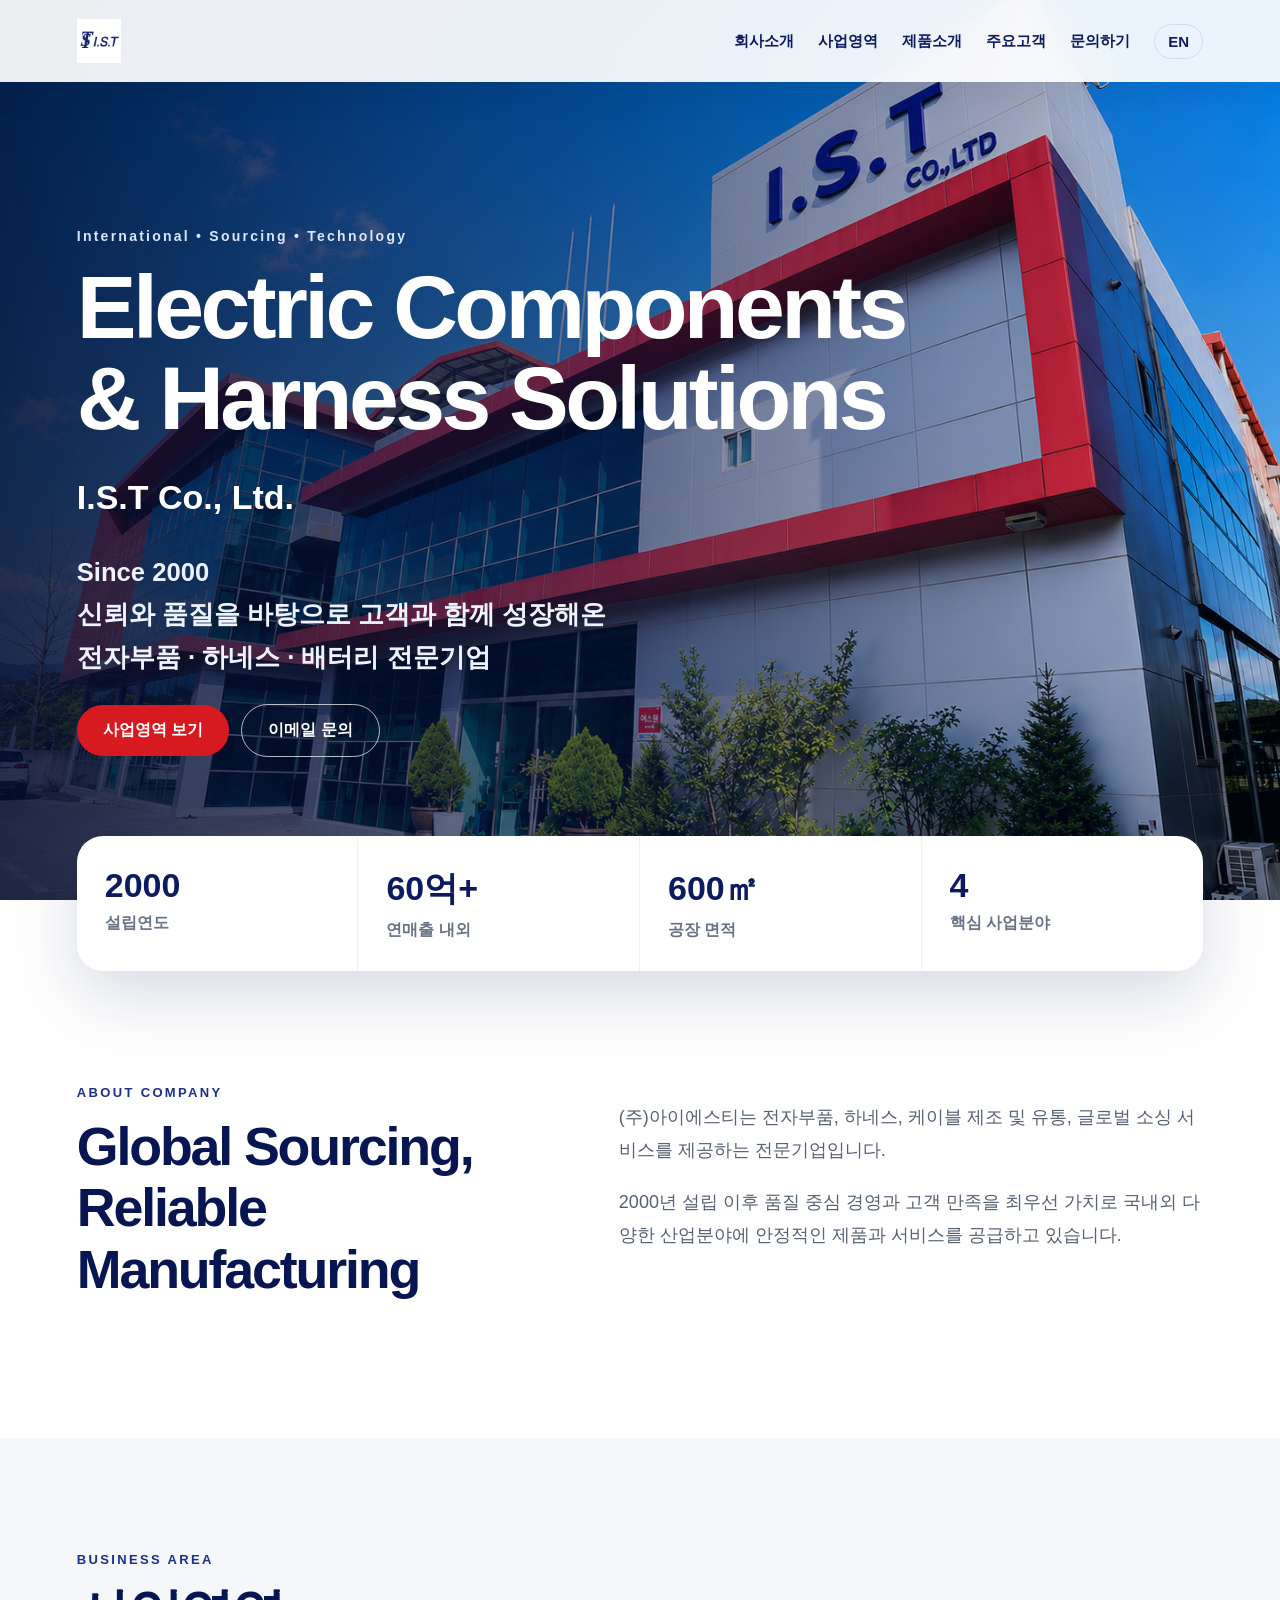
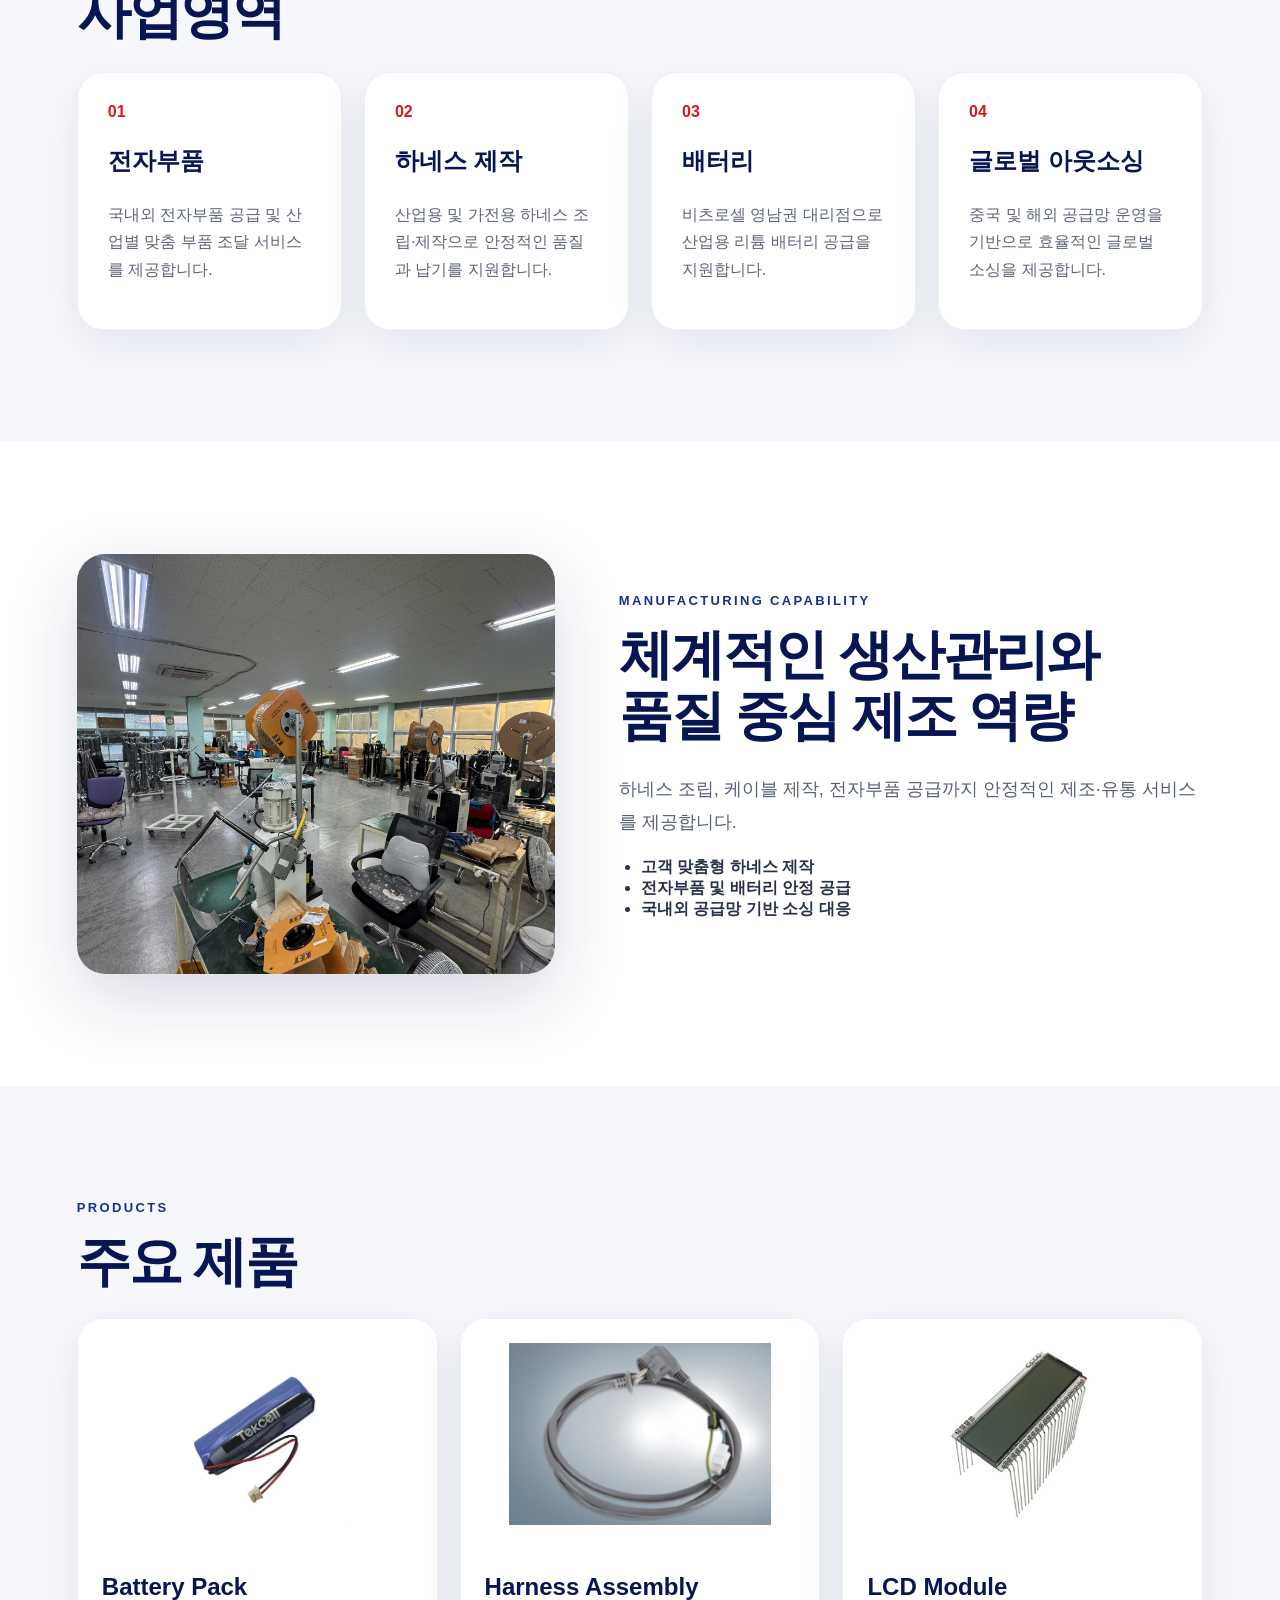
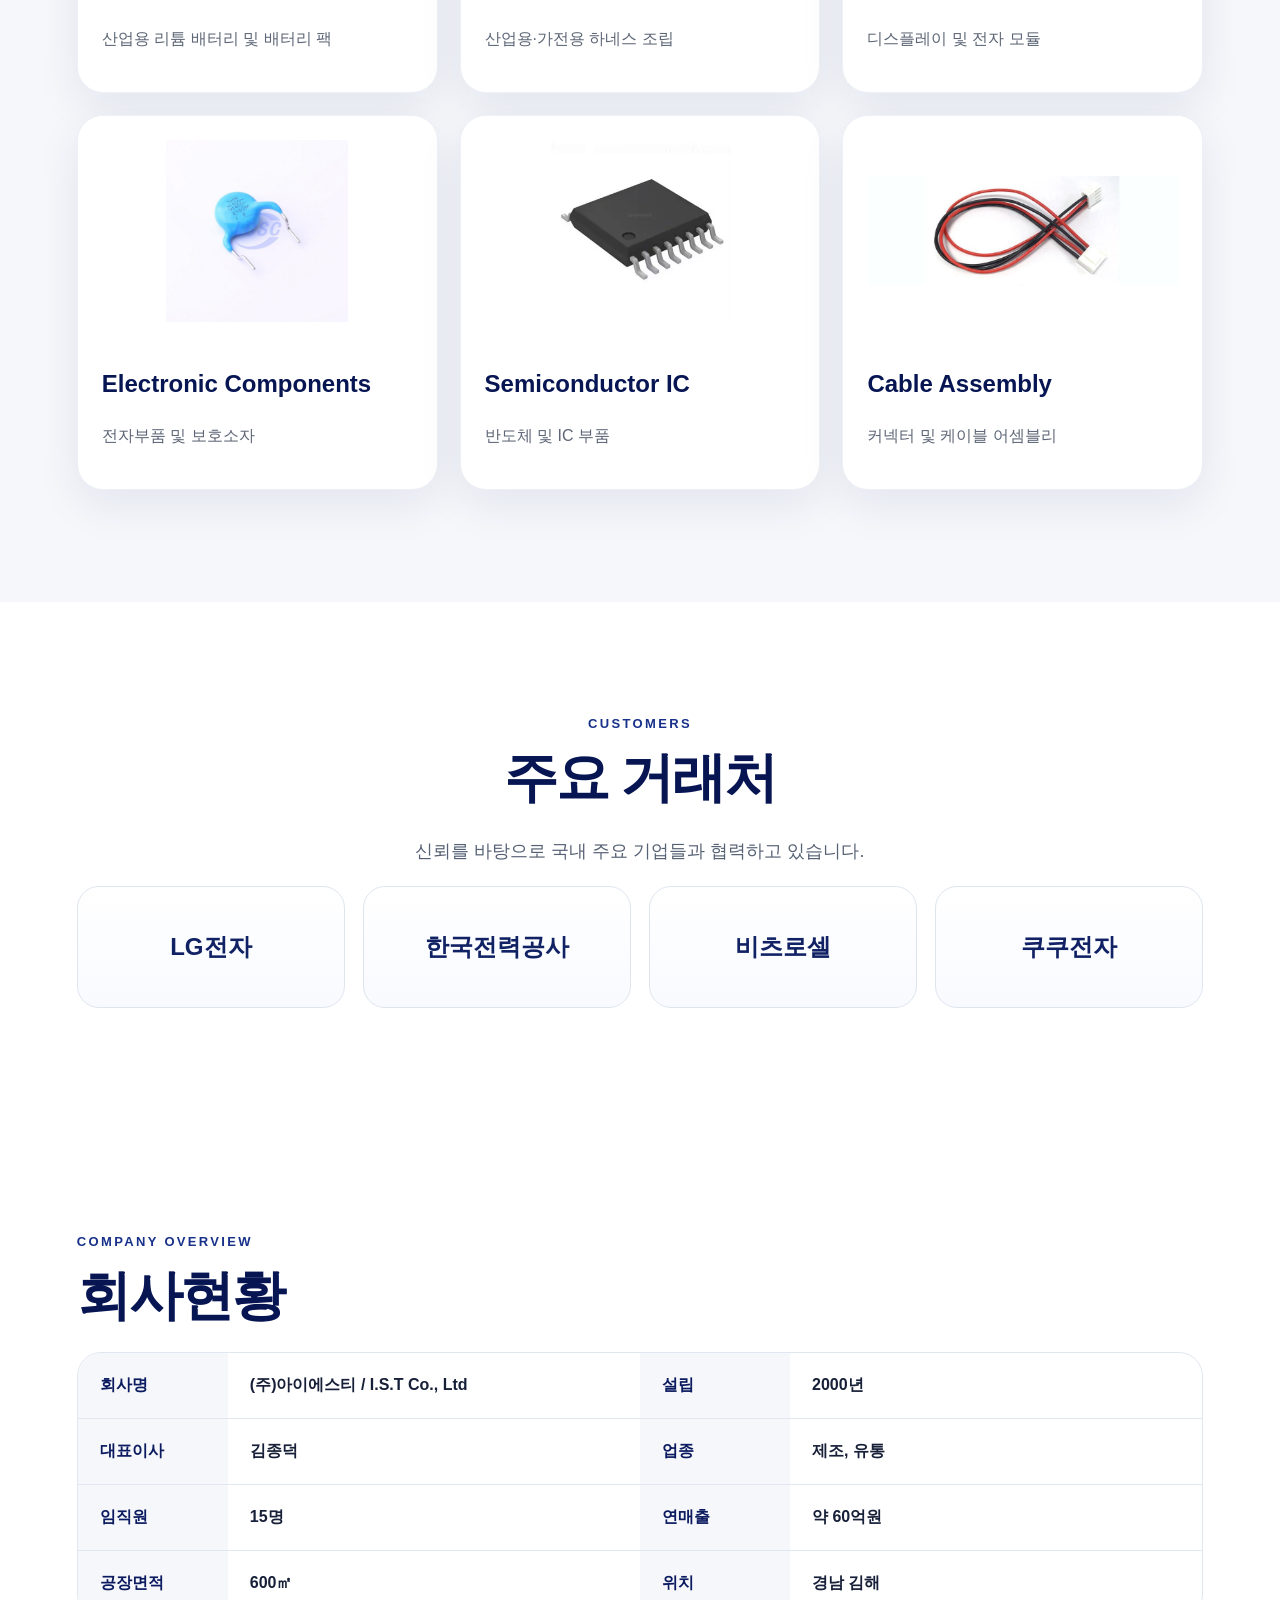
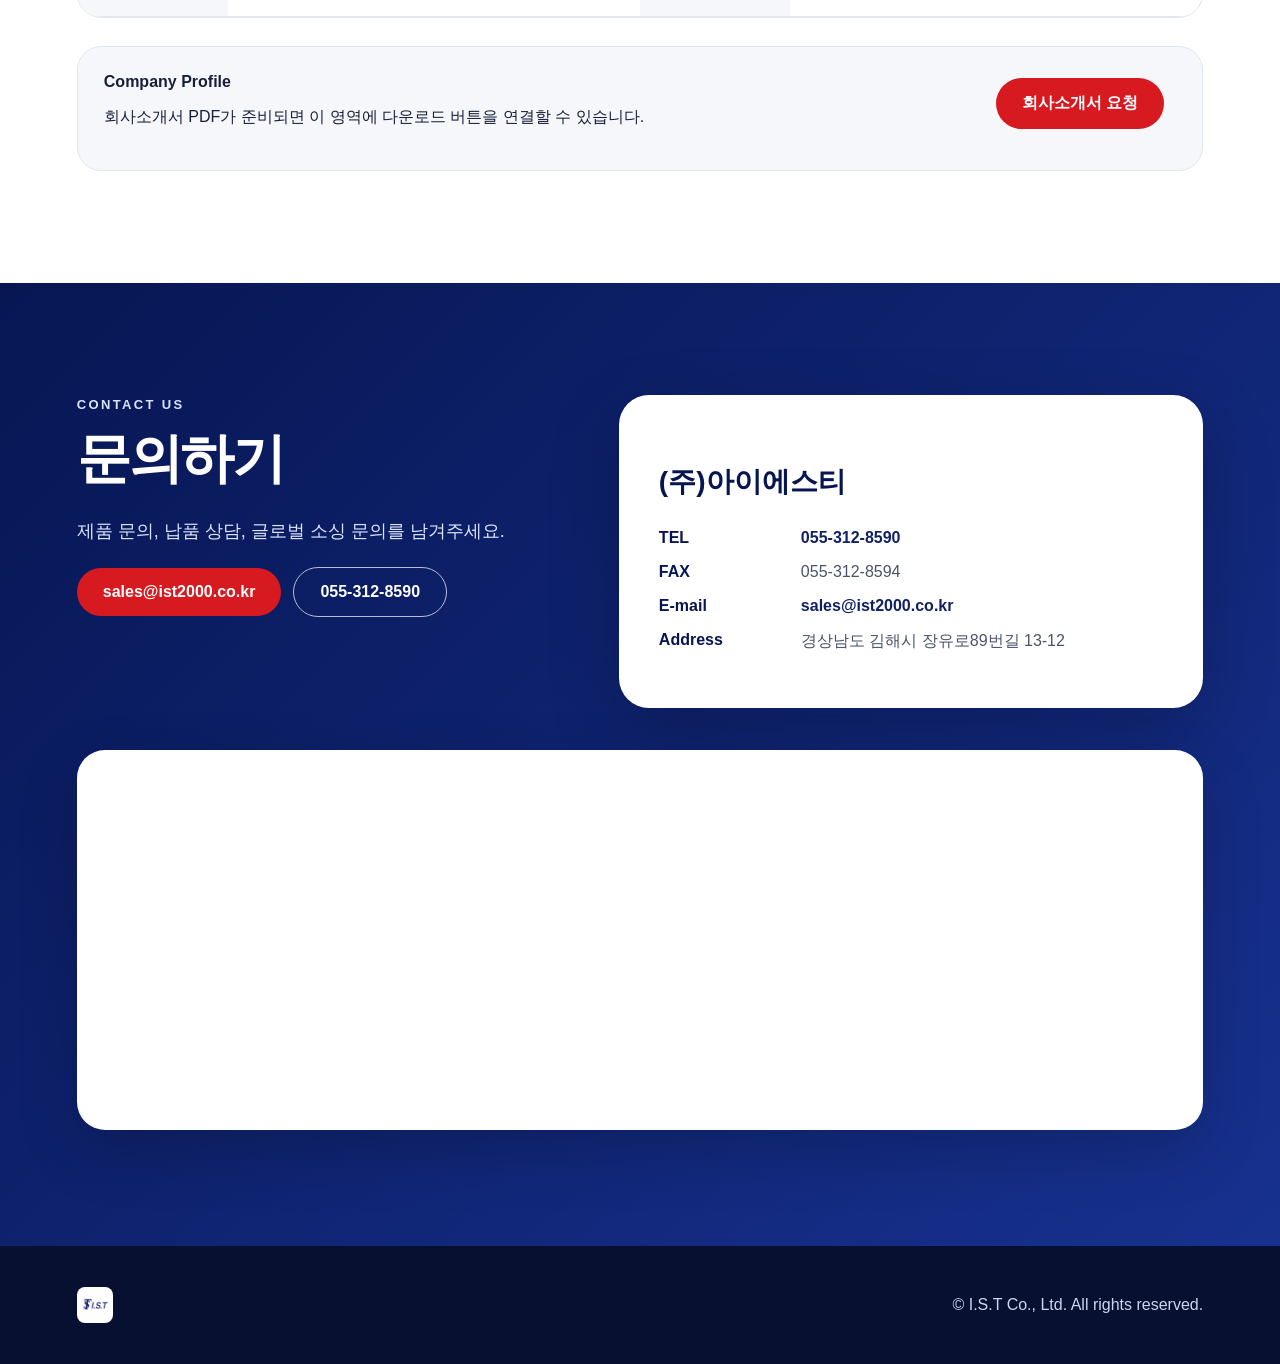
<file: index.html>
<!doctype html>
<html lang="ko">
<head>
<meta charset="utf-8"><meta name="viewport" content="width=device-width, initial-scale=1">
<meta name="naver-site-verification" content="14125d6d93255fd22a8f85306d0d43a332eb3e87">
<!-- Google Search Console verification: add the google-site-verification meta tag here after Google issues it. -->
<title>(주)아이에스티 | 전자부품 · 하네스 · 배터리 전문기업</title>
<meta name="description" content="(주)아이에스티는 김해 소재 전자부품, 하네스, 배터리, 글로벌 아웃소싱 전문 제조·유통 기업입니다. 2000년 설립 이후 품질과 신뢰를 바탕으로 국내외 산업분야에 안정적인 제품을 공급합니다.">
<meta name="keywords" content="아이에스티, I.S.T, 전자부품, 하네스, 배터리, 글로벌 아웃소싱, 김해 하네스, 전자부품 공급업체, 비츠로셀 영남권 대리점">
<meta name="author" content="I.S.T Co., Ltd">
<meta name="robots" content="index, follow">
<link rel="canonical" href="https://www.ist2000.co.kr/">
<link rel="alternate" hreflang="ko" href="https://www.ist2000.co.kr/">
<link rel="alternate" hreflang="en" href="https://www.ist2000.co.kr/en.html">
<meta property="og:type" content="website">
<meta property="og:title" content="(주)아이에스티 | 전자부품 · 하네스 · 배터리 전문기업">
<meta property="og:description" content="Global Sourcing, Reliable Manufacturing. 전자부품, 하네스, 배터리 전문 제조·유통 기업.">
<meta property="og:url" content="https://www.ist2000.co.kr/">
<meta property="og:image" content="https://www.ist2000.co.kr/assets/hero-building.png">
<link rel="stylesheet" href="style.css">
<script type="application/ld+json">
{
  "@context": "https://schema.org",
  "@type": "Organization",
  "name": "I.S.T Co., Ltd.",
  "alternateName": "(주)아이에스티",
  "url": "https://www.ist2000.co.kr/",
  "logo": "https://www.ist2000.co.kr/assets/logo.png",
  "email": "sales@ist2000.co.kr",
  "telephone": "+82-55-312-8590",
  "faxNumber": "+82-55-312-8594",
  "address": {
    "@type": "PostalAddress",
    "streetAddress": "13-12, Jangyu-ro 89beon-gil",
    "addressLocality": "Gimhae-si",
    "addressRegion": "Gyeongsangnam-do",
    "addressCountry": "KR"
  },
  "foundingDate": "2000",
  "description": "Electronic components, harness assembly, battery solutions and global outsourcing company based in Gimhae, Korea."
}
</script>
</head><body>
<header class="site-header">
<a class="brand" href="#home"><img src="assets/logo.png" alt="I.S.T 아이에스티 로고"></a>
<button class="nav-toggle" onclick="document.body.classList.toggle('nav-open')">☰</button>
<nav><a href="#about">회사소개</a><a href="#business">사업영역</a><a href="#products">제품소개</a><a href="#customers">주요고객</a><a href="#contact">문의하기</a><a class="lang" href="en.html">EN</a></nav>
</header>
<main id="home">
<section class="hero"><div class="hero-bg"></div><div class="hero-overlay"></div><div class="hero-content">
<p class="eyebrow">International • Sourcing • Technology</p><h1>Electric Components<br>& Harness Solutions</h1><p class="hero-company">I.S.T Co., Ltd.</p>
<p class="hero-desc">Since 2000<br>신뢰와 품질을 바탕으로 고객과 함께 성장해온<br>전자부품 · 하네스 · 배터리 전문기업</p>
<a class="btn primary" href="#business">사업영역 보기</a><a class="btn ghost" href="mailto:sales@ist2000.co.kr?subject=I.S.T%20제품%20문의">이메일 문의</a>
</div></section>
<section class="intro-bar"><div><b>2000</b><span>설립연도</span></div><div><b>60억+</b><span>연매출 내외</span></div><div><b>600㎡</b><span>공장 면적</span></div><div><b>4</b><span>핵심 사업분야</span></div></section>
<section id="about" class="section"><div class="container grid-2"><div><span class="kicker">ABOUT COMPANY</span><h2>Global Sourcing,<br>Reliable Manufacturing</h2></div><div class="text"><p>(주)아이에스티는 전자부품, 하네스, 케이블 제조 및 유통, 글로벌 소싱 서비스를 제공하는 전문기업입니다.</p><p>2000년 설립 이후 품질 중심 경영과 고객 만족을 최우선 가치로 국내외 다양한 산업분야에 안정적인 제품과 서비스를 공급하고 있습니다.</p></div></div></section>
<section id="business" class="section gray"><div class="container"><span class="kicker">BUSINESS AREA</span><h2>사업영역</h2><div class="cards">
<article><em>01</em><h3>전자부품</h3><p>국내외 전자부품 공급 및 산업별 맞춤 부품 조달 서비스를 제공합니다.</p></article>
<article><em>02</em><h3>하네스 제작</h3><p>산업용 및 가전용 하네스 조립·제작으로 안정적인 품질과 납기를 지원합니다.</p></article>
<article><em>03</em><h3>배터리</h3><p>비츠로셀 영남권 대리점으로 산업용 리튬 배터리 공급을 지원합니다.</p></article>
<article><em>04</em><h3>글로벌 아웃소싱</h3><p>중국 및 해외 공급망 운영을 기반으로 효율적인 글로벌 소싱을 제공합니다.</p></article>
</div></div></section>
<section class="section"><div class="container grid-2 align"><div class="image-card"><img src="assets/factory.jpg" alt="아이에스티 하네스 생산현장"></div><div><span class="kicker">MANUFACTURING CAPABILITY</span><h2>체계적인 생산관리와<br>품질 중심 제조 역량</h2><p class="lead">하네스 조립, 케이블 제작, 전자부품 공급까지 안정적인 제조·유통 서비스를 제공합니다.</p><ul><li>고객 맞춤형 하네스 제작</li><li>전자부품 및 배터리 안정 공급</li><li>국내외 공급망 기반 소싱 대응</li></ul></div></div></section>
<section id="products" class="section gray"><div class="container"><span class="kicker">PRODUCTS</span><h2>주요 제품</h2><div class="products">
<article><img src="assets/product-battery.png" alt="산업용 리튬 배터리 팩"><h3>Battery Pack</h3><p>산업용 리튬 배터리 및 배터리 팩</p></article>
<article><img src="assets/product-harness.png" alt="산업용 하네스 조립품"><h3>Harness Assembly</h3><p>산업용·가전용 하네스 조립</p></article>
<article><img src="assets/product-lcd.png" alt="LCD 디스플레이 전자 모듈"><h3>LCD Module</h3><p>디스플레이 및 전자 모듈</p></article>
<article><img src="assets/product-varistor.png" alt="전자부품 및 보호소자"><h3>Electronic Components</h3><p>전자부품 및 보호소자</p></article>
<article><img src="assets/product-ic.png" alt="반도체 IC 부품"><h3>Semiconductor IC</h3><p>반도체 및 IC 부품</p></article>
<article><img src="assets/product-cable.png" alt="커넥터 케이블 어셈블리"><h3>Cable Assembly</h3><p>커넥터 및 케이블 어셈블리</p></article>
</div></div></section>
<section id="customers" class="section customers"><div class="container"><span class="kicker">CUSTOMERS</span><h2>주요 거래처</h2><p class="lead">신뢰를 바탕으로 국내 주요 기업들과 협력하고 있습니다.</p><div class="customer-grid"><div>LG전자</div><div>한국전력공사</div><div>비츠로셀</div><div>쿠쿠전자</div></div></div></section>
<section class="section"><div class="container"><span class="kicker">COMPANY OVERVIEW</span><h2>회사현황</h2><div class="overview"><div><b>회사명</b><span>(주)아이에스티 / I.S.T Co., Ltd</span></div><div><b>설립</b><span>2000년</span></div><div><b>대표이사</b><span>김종덕</span></div><div><b>업종</b><span>제조, 유통</span></div><div><b>임직원</b><span>15명</span></div><div><b>연매출</b><span>약 60억원</span></div><div><b>공장면적</b><span>600㎡</span></div><div><b>위치</b><span>경남 김해</span></div></div><div class="download-box"><div><b>Company Profile</b><p>회사소개서 PDF가 준비되면 이 영역에 다운로드 버튼을 연결할 수 있습니다.</p></div><a class="btn primary" href="mailto:sales@ist2000.co.kr?subject=I.S.T%20회사소개서%20요청">회사소개서 요청</a></div></div></section>
<section id="contact" class="section contact"><div class="container contact-grid"><div><span class="kicker light">CONTACT US</span><h2>문의하기</h2><p>제품 문의, 납품 상담, 글로벌 소싱 문의를 남겨주세요.</p><a class="btn primary" href="mailto:sales@ist2000.co.kr?subject=I.S.T%20제품%20문의">sales@ist2000.co.kr</a><a class="btn ghost" href="tel:055-312-8590">055-312-8590</a></div><div class="contact-card"><h3>(주)아이에스티</h3><dl><dt>TEL</dt><dd><a href="tel:055-312-8590">055-312-8590</a></dd><dt>FAX</dt><dd>055-312-8594</dd><dt>E-mail</dt><dd><a href="mailto:sales@ist2000.co.kr?subject=I.S.T%20제품%20문의">sales@ist2000.co.kr</a></dd><dt>Address</dt><dd>경상남도 김해시 장유로89번길 13-12</dd></dl></div></div><div class="container map"><iframe title="I.S.T Location Map" src="https://maps.google.com/maps?q=%EA%B2%BD%EC%83%81%EB%82%A8%EB%8F%84%20%EA%B9%80%ED%95%B4%EC%8B%9C%20%EC%9E%A5%EC%9C%A0%EB%A1%9C89%EB%B2%88%EA%B8%B8%2013-12&t=&z=16&ie=UTF8&iwloc=&output=embed" loading="lazy"></iframe></div></section>
</main><footer><div class="container footer"><img src="assets/logo.png" alt="I.S.T Logo"><p>© I.S.T Co., Ltd. All rights reserved.</p></div></footer>
</body></html>
</file>
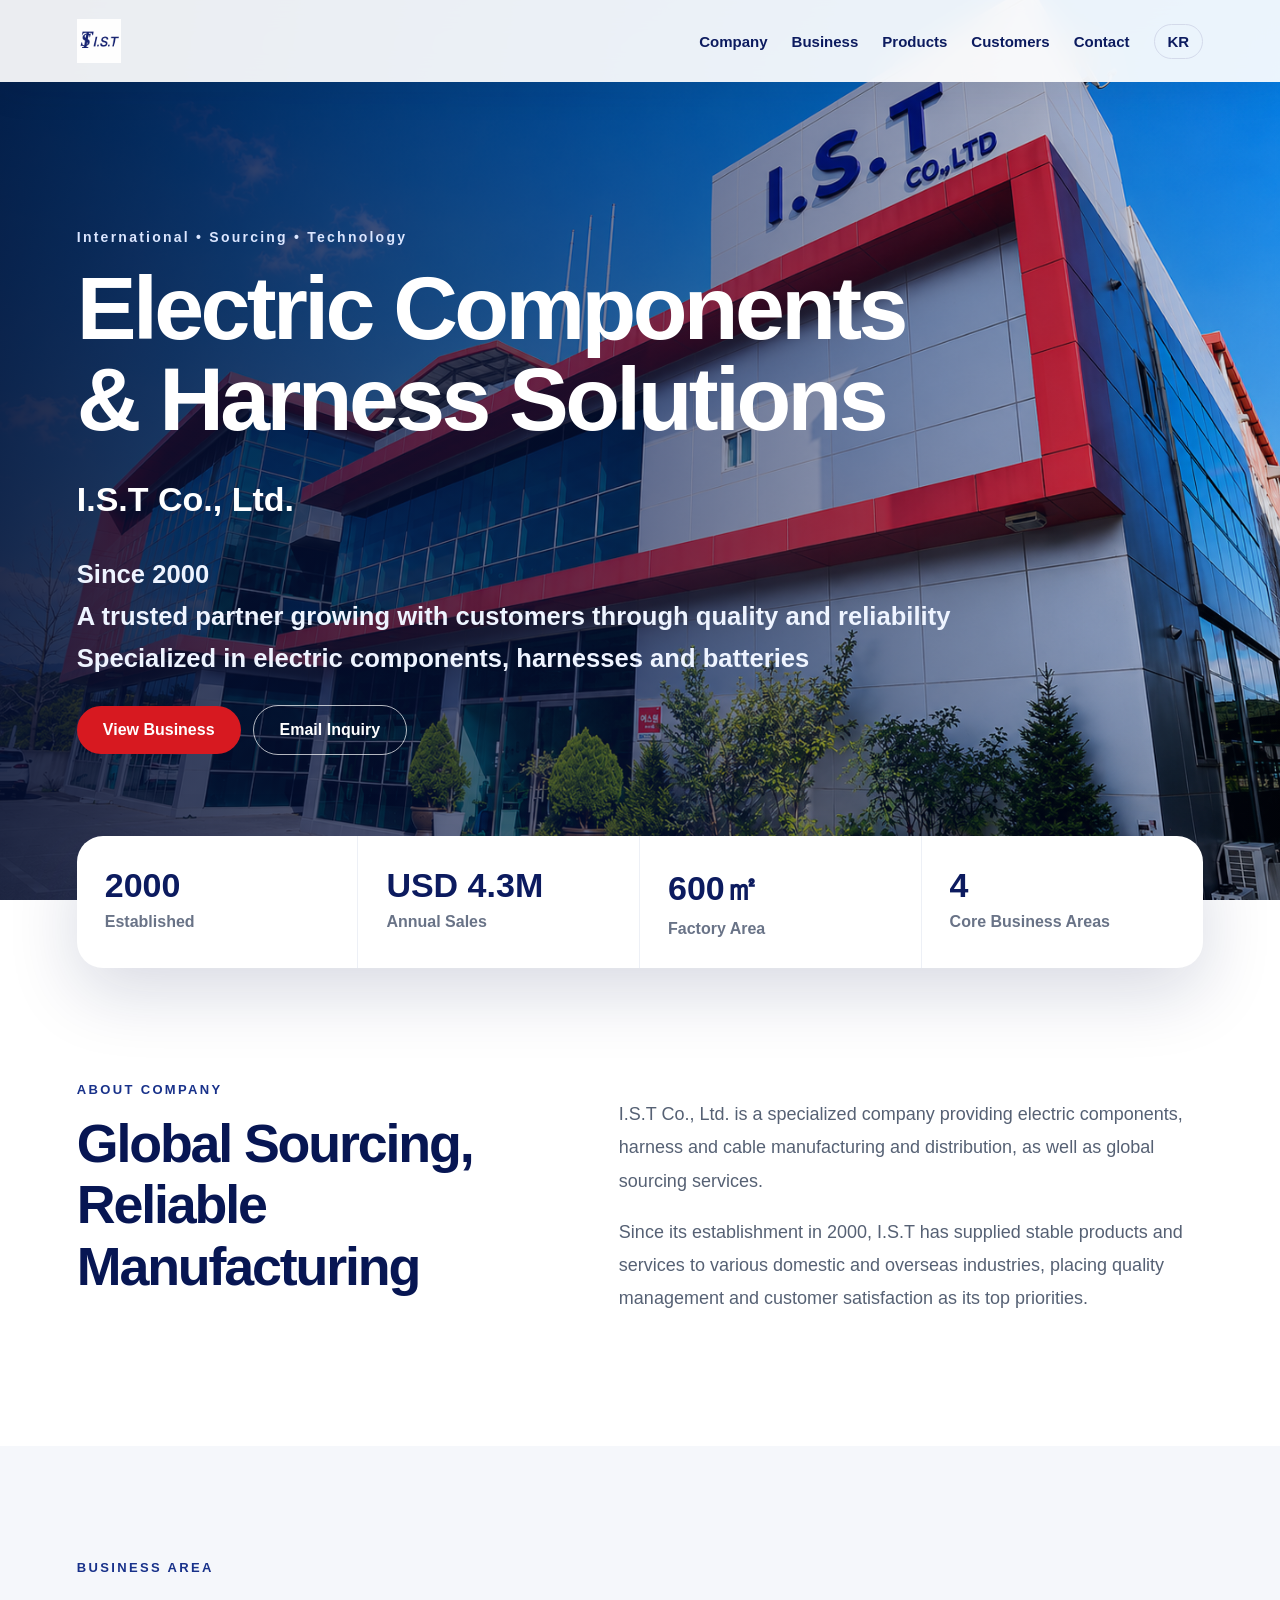
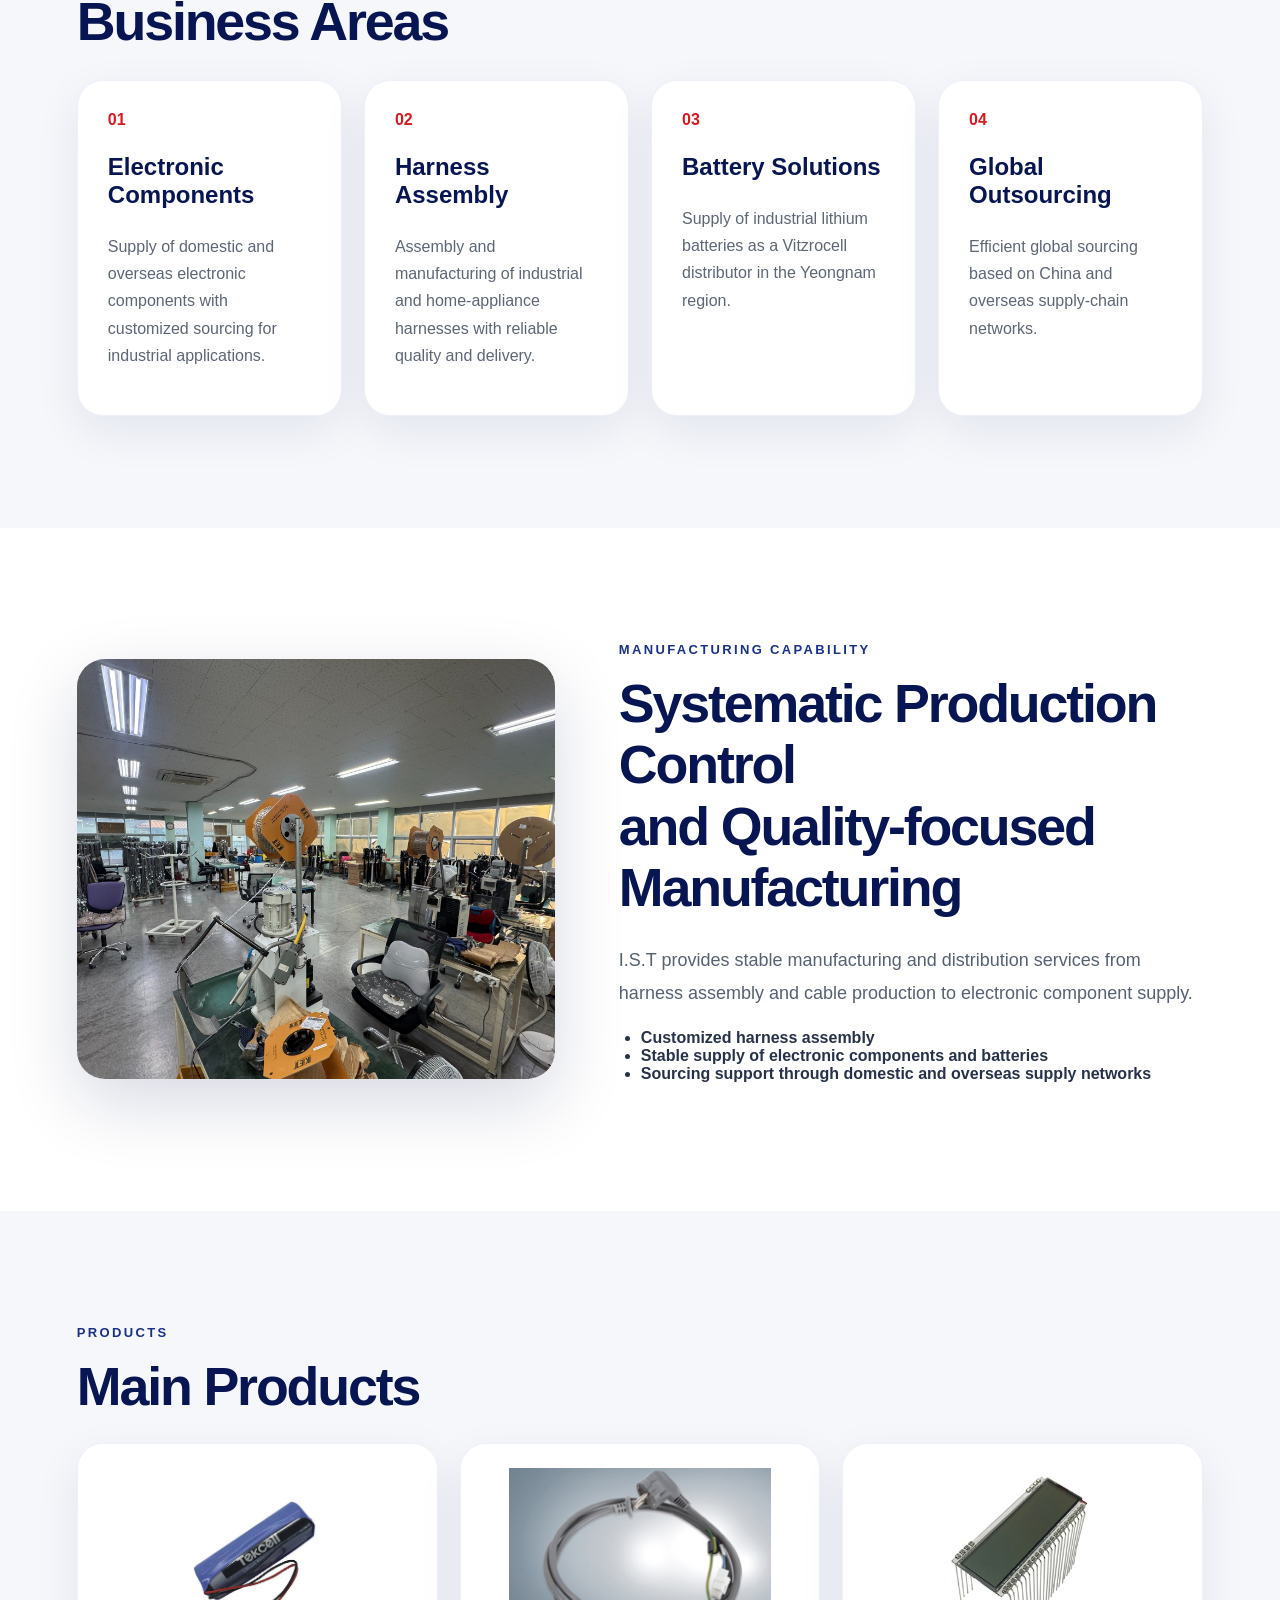
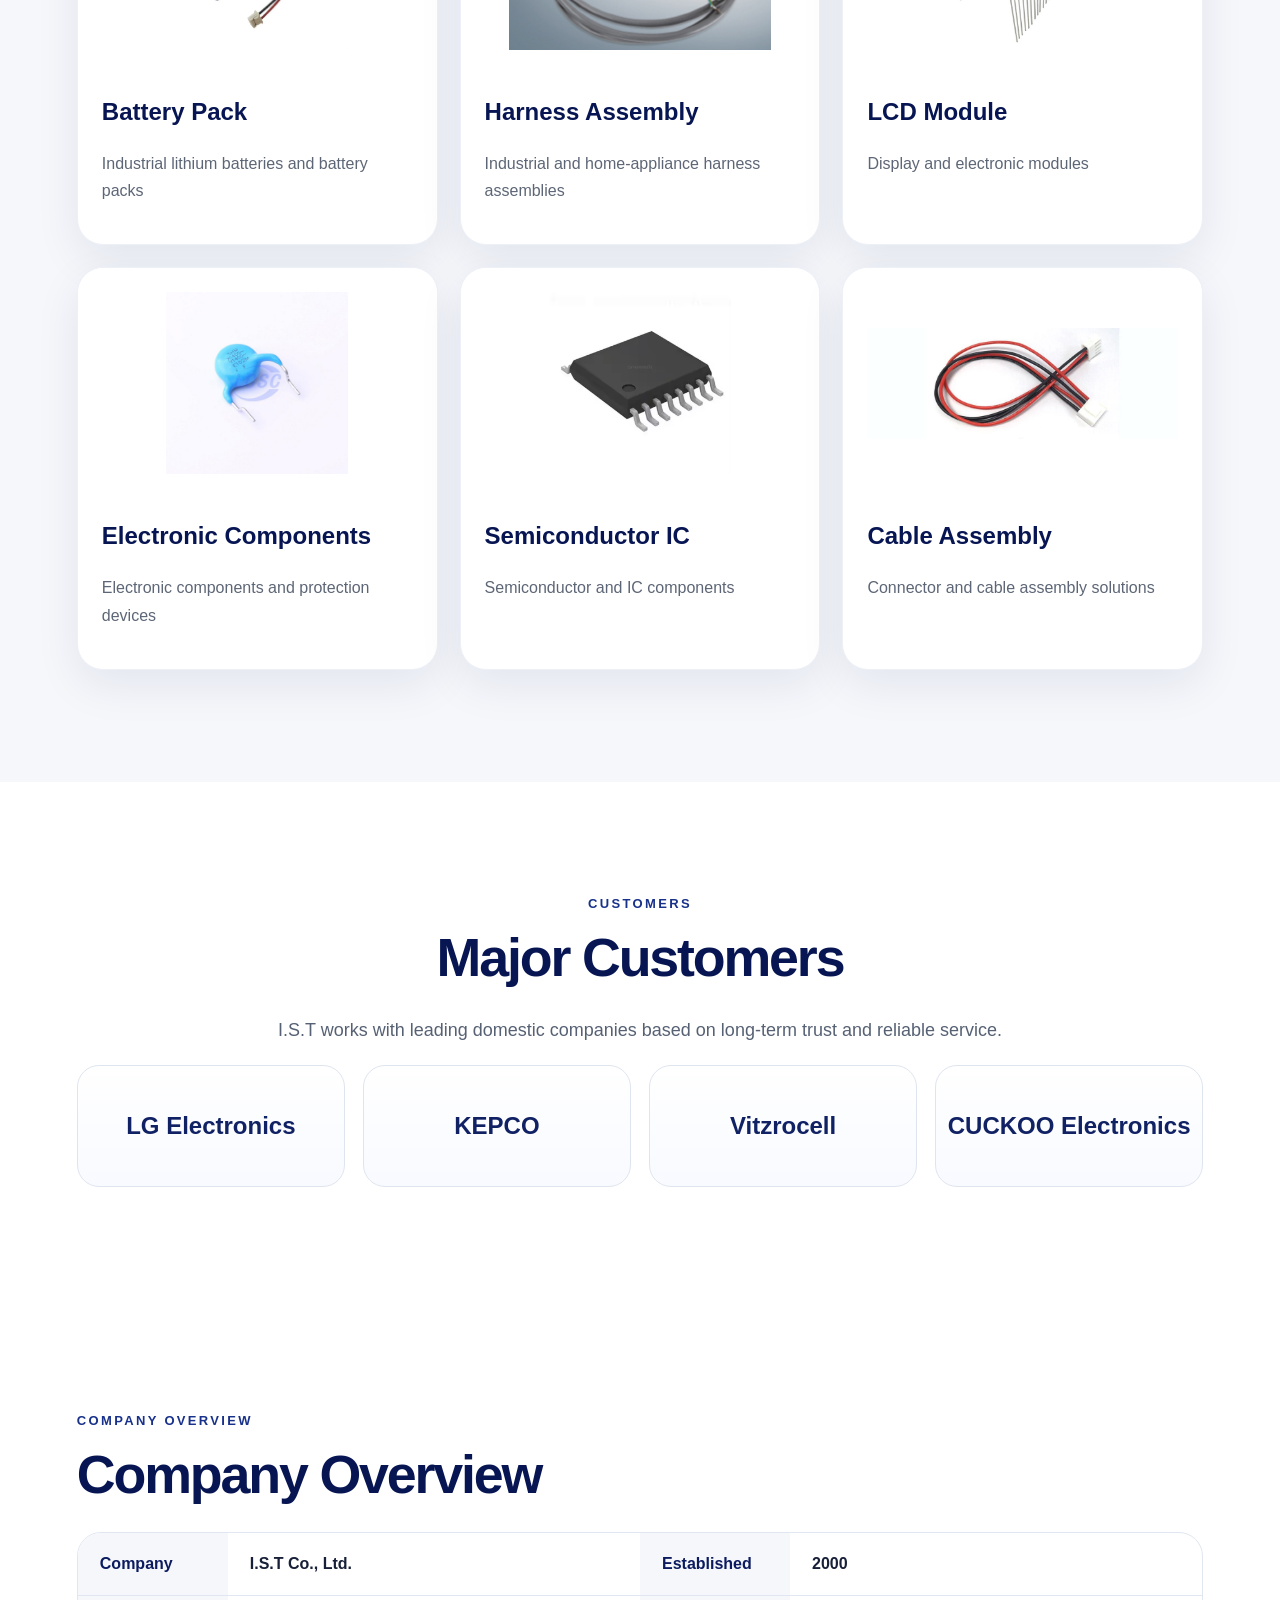
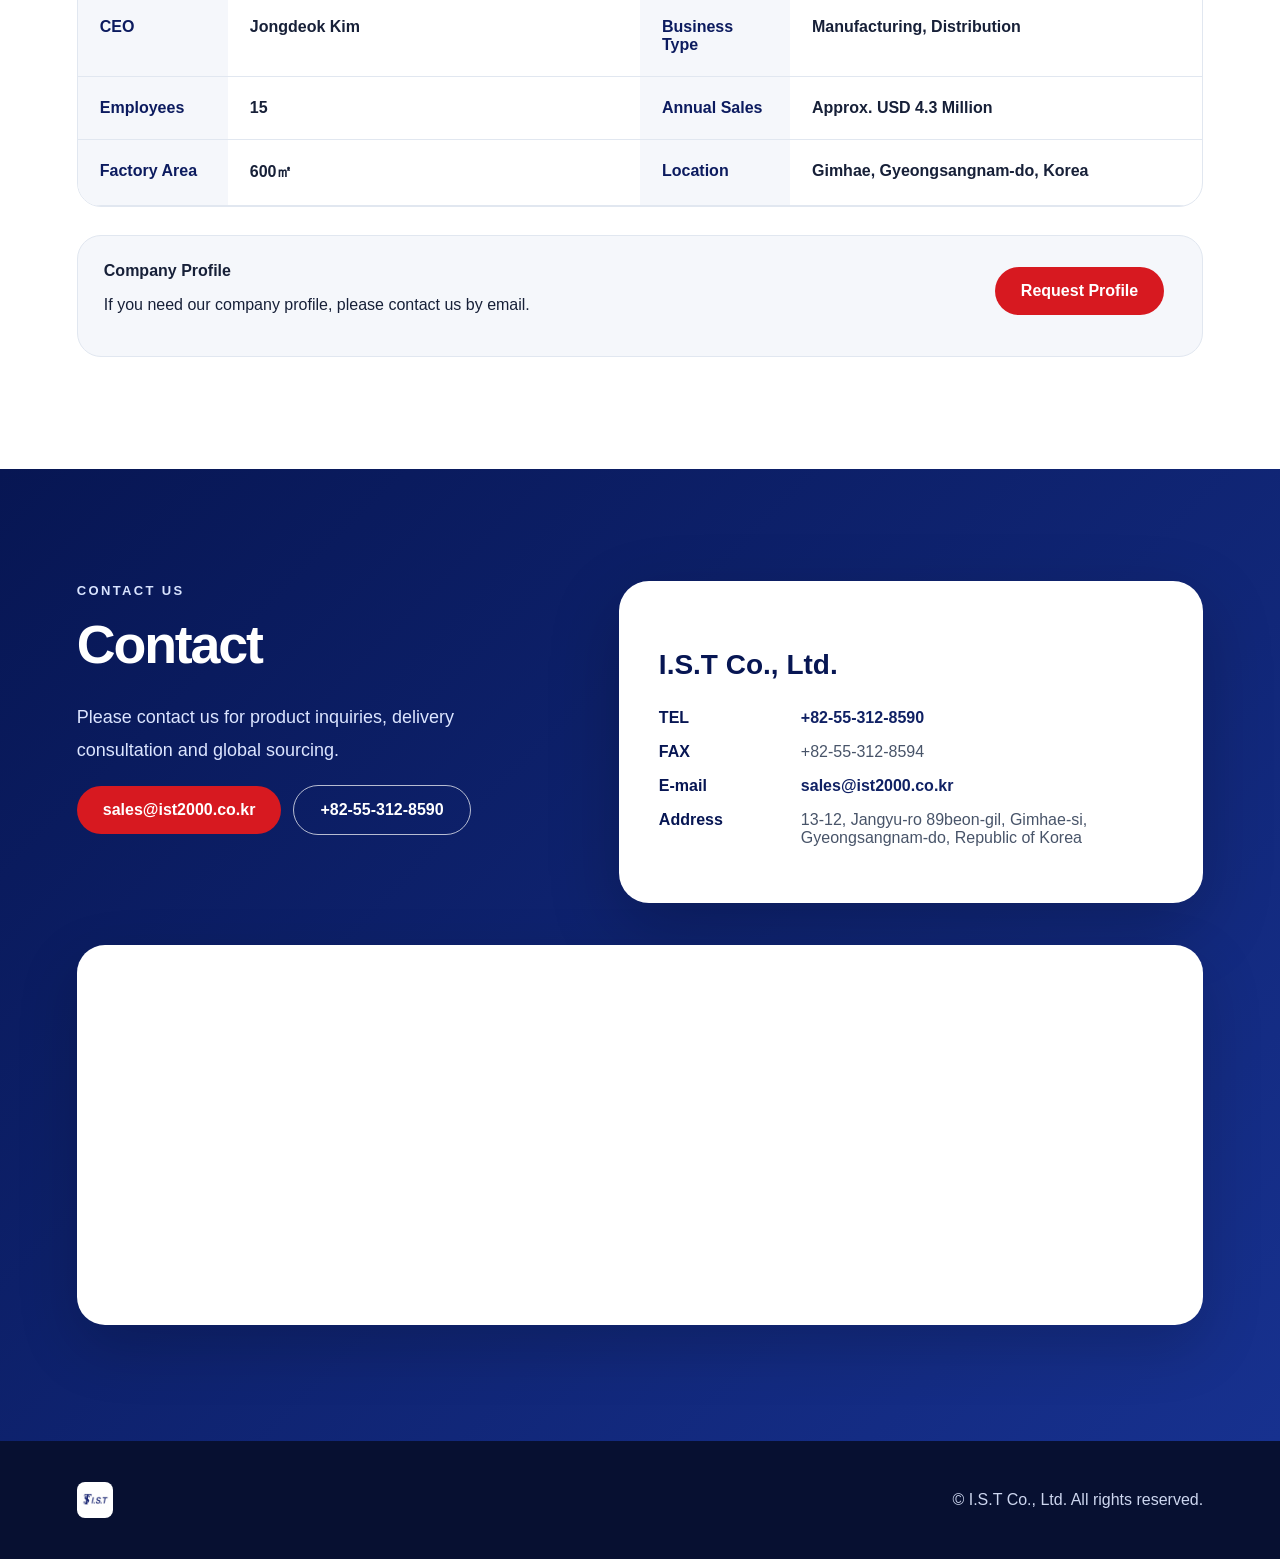
<file: en.html>
<!doctype html>
<html lang="en">
<head>
<meta charset="utf-8"><meta name="viewport" content="width=device-width, initial-scale=1">
<meta name="naver-site-verification" content="14125d6d93255fd22a8f85306d0d43a332eb3e87">
<!-- Google Search Console verification: add the google-site-verification meta tag here after Google issues it. -->
<title>I.S.T Co., Ltd | Electronic Components, Harness & Battery Solutions Korea</title>
<meta name="description" content="I.S.T Co., Ltd is a Korea-based supplier and manufacturer specializing in electronic components, harness assemblies, battery solutions and global outsourcing since 2000.">
<meta name="keywords" content="I.S.T, IST Korea, electronic components supplier Korea, harness assembly Korea, battery solutions Korea, global outsourcing Korea, cable assembly Korea">
<meta name="author" content="I.S.T Co., Ltd">
<meta name="robots" content="index, follow">
<link rel="canonical" href="https://www.ist2000.co.kr/en.html">
<link rel="alternate" hreflang="ko" href="https://www.ist2000.co.kr/">
<link rel="alternate" hreflang="en" href="https://www.ist2000.co.kr/en.html">
<meta property="og:type" content="website">
<meta property="og:title" content="I.S.T Co., Ltd | Electronic Components, Harness & Battery Solutions Korea">
<meta property="og:description" content="Global Sourcing, Reliable Manufacturing. Korea-based electronic components, harness assembly and battery solutions company.">
<meta property="og:url" content="https://www.ist2000.co.kr/en.html">
<meta property="og:image" content="https://www.ist2000.co.kr/assets/hero-building.png">
<link rel="stylesheet" href="style.css">
<script type="application/ld+json">
{
  "@context": "https://schema.org",
  "@type": "Organization",
  "name": "I.S.T Co., Ltd.",
  "url": "https://www.ist2000.co.kr/en.html",
  "logo": "https://www.ist2000.co.kr/assets/logo.png",
  "email": "sales@ist2000.co.kr",
  "telephone": "+82-55-312-8590",
  "faxNumber": "+82-55-312-8594",
  "address": {
    "@type": "PostalAddress",
    "streetAddress": "13-12, Jangyu-ro 89beon-gil",
    "addressLocality": "Gimhae-si",
    "addressRegion": "Gyeongsangnam-do",
    "addressCountry": "KR"
  },
  "foundingDate": "2000",
  "description": "Korea-based electronic components, harness assembly, battery solutions and global outsourcing company."
}
</script>
</head>
<body>
<header class="site-header">
<a class="brand" href="#home"><img src="assets/logo.png" alt="I.S.T Co., Ltd. Logo"></a>
<button class="nav-toggle" onclick="document.body.classList.toggle('nav-open')">☰</button>
<nav><a href="#about">Company</a><a href="#business">Business</a><a href="#products">Products</a><a href="#customers">Customers</a><a href="#contact">Contact</a><a class="lang" href="index.html">KR</a></nav>
</header>
<main id="home">
<section class="hero"><div class="hero-bg"></div><div class="hero-overlay"></div><div class="hero-content"><p class="eyebrow">International • Sourcing • Technology</p><h1>Electric Components<br>& Harness Solutions</h1><p class="hero-company">I.S.T Co., Ltd.</p><p class="hero-desc">Since 2000<br>A trusted partner growing with customers through quality and reliability<br>Specialized in electric components, harnesses and batteries</p><a class="btn primary" href="#business">View Business</a><a class="btn ghost" href="mailto:sales@ist2000.co.kr?subject=Inquiry%20to%20I.S.T">Email Inquiry</a></div></section>
<section class="intro-bar"><div><b>2000</b><span>Established</span></div><div><b>USD 4.3M</b><span>Annual Sales</span></div><div><b>600㎡</b><span>Factory Area</span></div><div><b>4</b><span>Core Business Areas</span></div></section>
<section id="about" class="section"><div class="container grid-2"><div><span class="kicker">ABOUT COMPANY</span><h2>Global Sourcing,<br>Reliable Manufacturing</h2></div><div class="text"><p>I.S.T Co., Ltd. is a specialized company providing electric components, harness and cable manufacturing and distribution, as well as global sourcing services.</p><p>Since its establishment in 2000, I.S.T has supplied stable products and services to various domestic and overseas industries, placing quality management and customer satisfaction as its top priorities.</p></div></div></section>
<section id="business" class="section gray"><div class="container"><span class="kicker">BUSINESS AREA</span><h2>Business Areas</h2><div class="cards"><article><em>01</em><h3>Electronic Components</h3><p>Supply of domestic and overseas electronic components with customized sourcing for industrial applications.</p></article><article><em>02</em><h3>Harness Assembly</h3><p>Assembly and manufacturing of industrial and home-appliance harnesses with reliable quality and delivery.</p></article><article><em>03</em><h3>Battery Solutions</h3><p>Supply of industrial lithium batteries as a Vitzrocell distributor in the Yeongnam region.</p></article><article><em>04</em><h3>Global Outsourcing</h3><p>Efficient global sourcing based on China and overseas supply-chain networks.</p></article></div></div></section>
<section class="section"><div class="container grid-2 align"><div class="image-card"><img src="assets/factory.jpg" alt="I.S.T harness assembly production site in Korea"></div><div><span class="kicker">MANUFACTURING CAPABILITY</span><h2>Systematic Production Control<br>and Quality-focused Manufacturing</h2><p class="lead">I.S.T provides stable manufacturing and distribution services from harness assembly and cable production to electronic component supply.</p><ul><li>Customized harness assembly</li><li>Stable supply of electronic components and batteries</li><li>Sourcing support through domestic and overseas supply networks</li></ul></div></div></section>
<section id="products" class="section gray"><div class="container"><span class="kicker">PRODUCTS</span><h2>Main Products</h2><div class="products"><article><img src="assets/product-battery.png" alt="Industrial lithium battery pack"><h3>Battery Pack</h3><p>Industrial lithium batteries and battery packs</p></article><article><img src="assets/product-harness.png" alt="Industrial harness assembly"><h3>Harness Assembly</h3><p>Industrial and home-appliance harness assemblies</p></article><article><img src="assets/product-lcd.png" alt="LCD display module"><h3>LCD Module</h3><p>Display and electronic modules</p></article><article><img src="assets/product-varistor.png" alt="Electronic protection component"><h3>Electronic Components</h3><p>Electronic components and protection devices</p></article><article><img src="assets/product-ic.png" alt="Semiconductor IC component"><h3>Semiconductor IC</h3><p>Semiconductor and IC components</p></article><article><img src="assets/product-cable.png" alt="Connector cable assembly"><h3>Cable Assembly</h3><p>Connector and cable assembly solutions</p></article></div></div></section>
<section id="customers" class="section customers"><div class="container"><span class="kicker">CUSTOMERS</span><h2>Major Customers</h2><p class="lead">I.S.T works with leading domestic companies based on long-term trust and reliable service.</p><div class="customer-grid"><div>LG Electronics</div><div>KEPCO</div><div>Vitzrocell</div><div>CUCKOO Electronics</div></div></div></section>
<section class="section"><div class="container"><span class="kicker">COMPANY OVERVIEW</span><h2>Company Overview</h2><div class="overview"><div><b>Company</b><span>I.S.T Co., Ltd.</span></div><div><b>Established</b><span>2000</span></div><div><b>CEO</b><span>Jongdeok Kim</span></div><div><b>Business Type</b><span>Manufacturing, Distribution</span></div><div><b>Employees</b><span>15</span></div><div><b>Annual Sales</b><span>Approx. USD 4.3 Million</span></div><div><b>Factory Area</b><span>600㎡</span></div><div><b>Location</b><span>Gimhae, Gyeongsangnam-do, Korea</span></div></div><div class="download-box"><div><b>Company Profile</b><p>If you need our company profile, please contact us by email.</p></div><a class="btn primary" href="mailto:sales@ist2000.co.kr?subject=Request%20for%20I.S.T%20Company%20Profile">Request Profile</a></div></div></section>
<section id="contact" class="section contact"><div class="container contact-grid"><div><span class="kicker light">CONTACT US</span><h2>Contact</h2><p>Please contact us for product inquiries, delivery consultation and global sourcing.</p><a class="btn primary" href="mailto:sales@ist2000.co.kr?subject=Inquiry%20to%20I.S.T">sales@ist2000.co.kr</a><a class="btn ghost" href="tel:055-312-8590">+82-55-312-8590</a></div><div class="contact-card"><h3>I.S.T Co., Ltd.</h3><dl><dt>TEL</dt><dd><a href="tel:055-312-8590">+82-55-312-8590</a></dd><dt>FAX</dt><dd>+82-55-312-8594</dd><dt>E-mail</dt><dd><a href="mailto:sales@ist2000.co.kr?subject=Inquiry%20to%20I.S.T">sales@ist2000.co.kr</a></dd><dt>Address</dt><dd>13-12, Jangyu-ro 89beon-gil, Gimhae-si, Gyeongsangnam-do, Republic of Korea</dd></dl></div></div><div class="container map"><iframe title="I.S.T Location Map" src="https://maps.google.com/maps?q=%EA%B2%BD%EC%83%81%EB%82%A8%EB%8F%84%20%EA%B9%80%ED%95%B4%EC%8B%9C%20%EC%9E%A5%EC%9C%A0%EB%A1%9C89%EB%B2%88%EA%B8%B8%2013-12&t=&z=16&ie=UTF8&iwloc=&output=embed" loading="lazy"></iframe></div></section>
</main><footer><div class="container footer"><img src="assets/logo.png" alt="I.S.T Co., Ltd. Logo"><p>© I.S.T Co., Ltd. All rights reserved.</p></div></footer>
</body></html>
</file>
<file: style.css>
*{box-sizing:border-box}html{scroll-behavior:smooth}body{margin:0;font-family:Arial,'Noto Sans KR','Malgun Gothic',sans-serif;color:#172038;background:#fff}a{text-decoration:none;color:inherit}img{max-width:100%;display:block}.container{width:min(1180px,88vw);margin:0 auto}.site-header{position:fixed;z-index:100;top:0;left:0;right:0;height:82px;display:flex;align-items:center;justify-content:space-between;padding:0 6vw;background:rgba(255,255,255,.92);backdrop-filter:blur(14px);box-shadow:0 10px 35px rgba(9,20,54,.08)}.brand img{height:44px}.site-header nav{display:flex;gap:24px;align-items:center;font-weight:800;font-size:15px;color:#0c1b5f}.lang{border:1px solid #d4daea;border-radius:999px;padding:8px 13px}.nav-toggle{display:none;border:0;background:#0c1b5f;color:white;border-radius:8px;font-size:24px;padding:4px 10px}.hero{min-height:820px;height:100vh;position:relative;display:flex;align-items:center;overflow:hidden}.hero-bg{position:absolute;inset:0;background:url('assets/hero-building.png') center/cover no-repeat;transform:scale(1.02)}.hero-overlay{position:absolute;inset:0;background:linear-gradient(90deg,rgba(3,14,48,.86),rgba(4,20,69,.58) 45%,rgba(4,20,69,.12))}.hero-content{position:relative;z-index:2;color:white;width:min(1180px,88vw);margin:0 auto;padding-top:80px}.eyebrow{font-weight:900;letter-spacing:.16em;color:#dbe6ff;font-size:14px}.hero h1{font-size:clamp(42px,7vw,92px);line-height:1.02;margin:18px 0;font-weight:900;letter-spacing:-.04em}.hero-company{font-size:clamp(22px,3vw,34px);font-weight:800}.hero-desc{font-size:clamp(18px,2vw,26px);line-height:1.65;font-weight:700;color:#eef4ff}.btn{display:inline-flex;align-items:center;justify-content:center;padding:15px 26px;border-radius:999px;font-weight:900;margin-right:12px;margin-bottom:10px}.primary{background:#d71920;color:white}.ghost{border:1px solid rgba(255,255,255,.7);color:white}.intro-bar{width:min(1180px,88vw);margin:-64px auto 0;position:relative;z-index:5;background:white;border-radius:26px;box-shadow:0 24px 70px rgba(10,27,82,.16);display:grid;grid-template-columns:repeat(4,1fr);overflow:hidden}.intro-bar div{padding:30px 28px;border-right:1px solid #edf0f6}.intro-bar div:last-child{border-right:0}.intro-bar b{display:block;font-size:34px;color:#0c1b5f}.intro-bar span{display:block;margin-top:8px;color:#697387;font-weight:800}.section{padding:112px 0}.kicker{display:inline-block;font-size:13px;letter-spacing:.18em;color:#18318a;font-weight:900;margin-bottom:16px}.light{color:#d9e4ff}h2{font-size:clamp(34px,4.2vw,56px);line-height:1.14;letter-spacing:-.04em;color:#071653;margin:0 0 26px}.grid-2{display:grid;grid-template-columns:.9fr 1.1fr;gap:64px}.align{align-items:center}.text p,.lead,.contact p{font-size:18px;line-height:1.85;color:#566174}.gray{background:#f5f7fb}.cards{display:grid;grid-template-columns:repeat(4,1fr);gap:22px;margin-top:28px}.cards article,.products article{background:white;border-radius:26px;padding:30px;box-shadow:0 15px 45px rgba(10,28,82,.08);border:1px solid #edf0f6}.cards em{font-style:normal;font-weight:900;color:#d71920}.cards h3,.products h3{font-size:24px;color:#071653}.cards p,.products p{line-height:1.7;color:#5d6676}.image-card{border-radius:28px;overflow:hidden;box-shadow:0 24px 70px rgba(10,27,82,.16)}.image-card img{width:100%;height:420px;object-fit:cover}ul{padding-left:22px;font-weight:800;color:#27324a}.products{display:grid;grid-template-columns:repeat(3,1fr);gap:22px}.products article{padding:0;overflow:hidden}.products img{width:100%;height:230px;object-fit:contain;padding:24px;background:white}.products h3,.products p{padding:0 24px}.products p{padding-bottom:24px}.customers{text-align:center}.customer-grid{display:grid;grid-template-columns:repeat(4,1fr);gap:18px}.customer-grid div{height:122px;border-radius:22px;border:1px solid #dfe5ef;background:linear-gradient(180deg,#fff,#f8faff);display:flex;align-items:center;justify-content:center;font-size:24px;font-weight:900;color:#102164;text-align:center}.overview{display:grid;grid-template-columns:repeat(2,1fr);border:1px solid #e1e7f0;border-radius:24px;overflow:hidden}.overview div{display:grid;grid-template-columns:150px 1fr;border-bottom:1px solid #e1e7f0}.overview b{background:#f5f7fb;padding:22px;color:#0c1b5f}.overview span{padding:22px;font-weight:700}.download-box{margin-top:28px;padding:26px;border-radius:24px;background:#f5f7fb;border:1px solid #e1e7f0;display:flex;justify-content:space-between;gap:20px;align-items:center}.contact{background:linear-gradient(135deg,#071653,#17318f);color:white}.contact h2{color:white}.contact p{color:#dce5ff}.contact-grid{display:grid;grid-template-columns:.9fr 1.1fr;gap:64px}.contact-card{background:white;color:#172038;border-radius:30px;padding:40px;box-shadow:0 24px 70px rgba(0,0,0,.22)}.contact-card h3{font-size:28px;color:#071653}dl{display:grid;grid-template-columns:120px 1fr;gap:16px 22px}dt{font-weight:900;color:#071653}dd{margin:0;color:#485469}dd a{font-weight:900;color:#102164}.map{margin-top:42px}.map iframe{width:100%;height:380px;border:0;border-radius:28px;box-shadow:0 22px 60px rgba(0,0,0,.18);background:white}footer{background:#071031;color:#cdd6ef;padding:34px 0}.footer{display:flex;align-items:center;justify-content:space-between}.footer img{height:36px;background:white;border-radius:8px;padding:4px}@media(max-width:980px){.grid-2,.contact-grid{grid-template-columns:1fr}.cards,.products{grid-template-columns:repeat(2,1fr)}.intro-bar,.customer-grid{grid-template-columns:repeat(2,1fr)}.overview{grid-template-columns:1fr}}@media(max-width:680px){.site-header{height:72px;padding:0 5vw}.brand img{height:34px}.nav-toggle{display:block}.site-header nav{position:absolute;top:72px;left:0;right:0;background:white;display:none;flex-direction:column;align-items:flex-start;padding:22px 6vw;box-shadow:0 20px 40px rgba(0,0,0,.12)}body.nav-open .site-header nav{display:flex}.hero{min-height:720px}.hero h1{font-size:40px}.cards,.products,.intro-bar,.customer-grid{grid-template-columns:1fr}.intro-bar{margin-top:0;width:100%;border-radius:0}.section{padding:78px 0}.image-card img{height:300px}.overview div{grid-template-columns:1fr}.download-box{flex-direction:column;align-items:flex-start}.contact-card{padding:28px}dl{grid-template-columns:1fr;gap:6px}.map iframe{height:300px}.footer{flex-direction:column;align-items:flex-start;gap:15px}}
</file>
